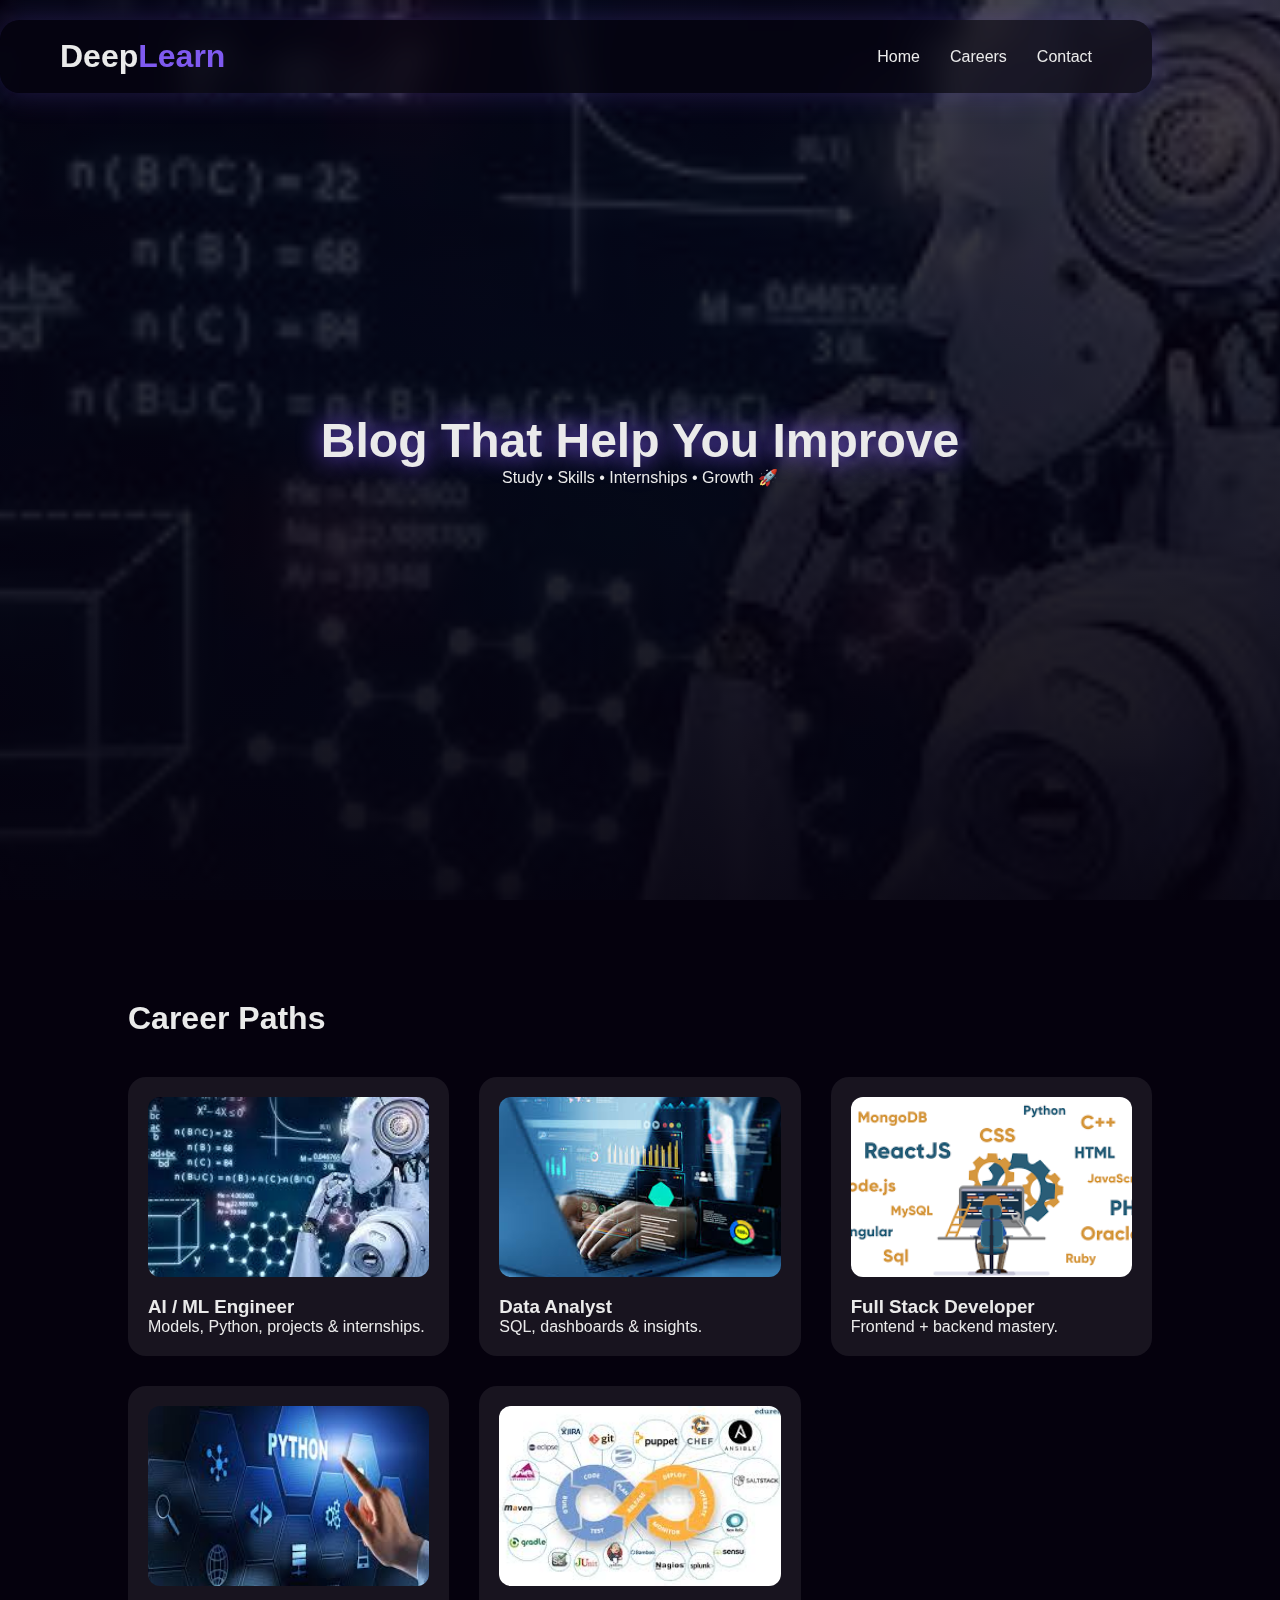
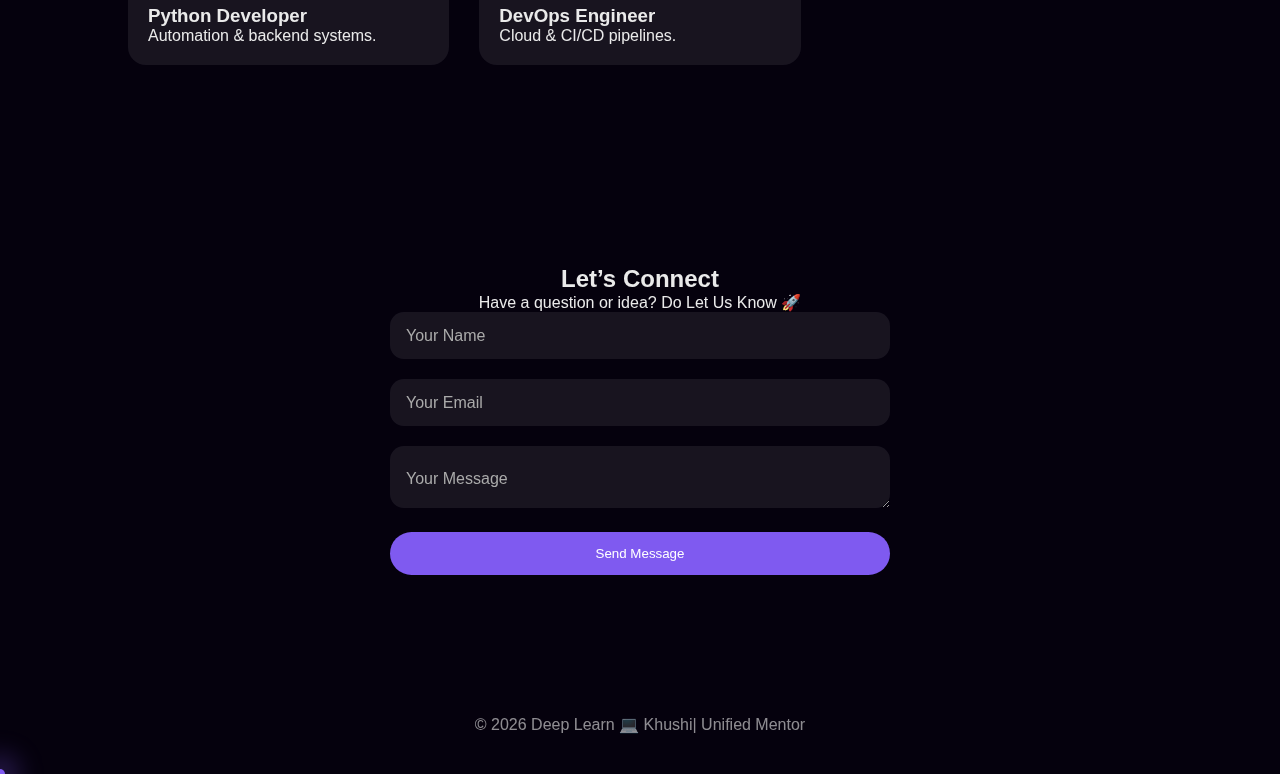
<file: blog /index.html>
<!DOCTYPE html>
<html lang="en">
  <head>
    <meta charset="UTF-8" />
    <title>Deep Learn | Blog</title>
    <meta name="viewport" content="width=device-width, initial-scale=1.0" />
    <link rel="stylesheet" href="style.css" />
  </head>
  <body>
    <nav class="navbar">
      <h1 class="logo">Deep<span>Learn</span></h1>
      <ul class="nav-links">
        <li><a href="#home">Home</a></li>
        <li><a href="#careers">Careers</a></li>
        <li><a href="#contact">Contact</a></li>
      </ul>
    </nav>

    <section class="hero-bg" id="home">
      <div class="hero-overlay"></div>
      <h2 class="glow-text">Blog That Help You Improve</h2>
      <p>Study • Skills • Internships • Growth 🚀</p>
    </section>

    <section class="section" id="careers">
      <h2 class="section-title">Career Paths</h2>

      <div class="blog-grid">
        <div class="blog-card" onclick="openBlog('ai')">
          <img src="images/AIml.jpg" />
          <h3>AI / ML Engineer</h3>
          <p>Models, Python, projects & internships.</p>
        </div>

        <div class="blog-card" onclick="openBlog('data')">
          <img src="images/Data.jpg" />
          <h3>Data Analyst</h3>
          <p>SQL, dashboards & insights.</p>
        </div>

        <div class="blog-card" onclick="openBlog('fullstack')">
          <img src="images/Full Stack.png" />
          <h3>Full Stack Developer</h3>
          <p>Frontend + backend mastery.</p>
        </div>

        <div class="blog-card" onclick="openBlog('python')">
          <img src="images/python.jpg" />
          <h3>Python Developer</h3>
          <p>Automation & backend systems.</p>
        </div>

        <div class="blog-card" onclick="openBlog('devops')">
          <img src="images/Devops.jpg" />
          <h3>DevOps Engineer</h3>
          <p>Cloud & CI/CD pipelines.</p>
        </div>
      </div>
    </section>

    <!-- CONTACT -->
    <section class="contact" id="contact">
      <h2>Let’s Connect</h2>
      <p>Have a question or idea? Do Let Us Know 🚀</p>

      <form class="contact-form">
        <div class="field">
          <input type="text" required />
          <label>Your Name</label>
        </div>

        <div class="field">
          <input type="email" required />
          <label>Your Email</label>
        </div>

        <div class="field">
          <textarea required></textarea>
          <label>Your Message</label>
        </div>

        <button type="submit">
          <span>Send Message</span>
          <div class="plane">✈️</div>
        </button>
      </form>
    </section>

    <footer>
      <p>© 2026 Deep Learn 💻 Khushi| Unified Mentor</p>
    </footer>
    <!-- Custom Cursor -->
    <div class="cursor"></div>
    <div class="cursor-blur"></div>

    <!-- Particles Canvas -->
    <canvas id="particles"></canvas>

    <script src="script.js"></script>
  </body>
</html>
</file>
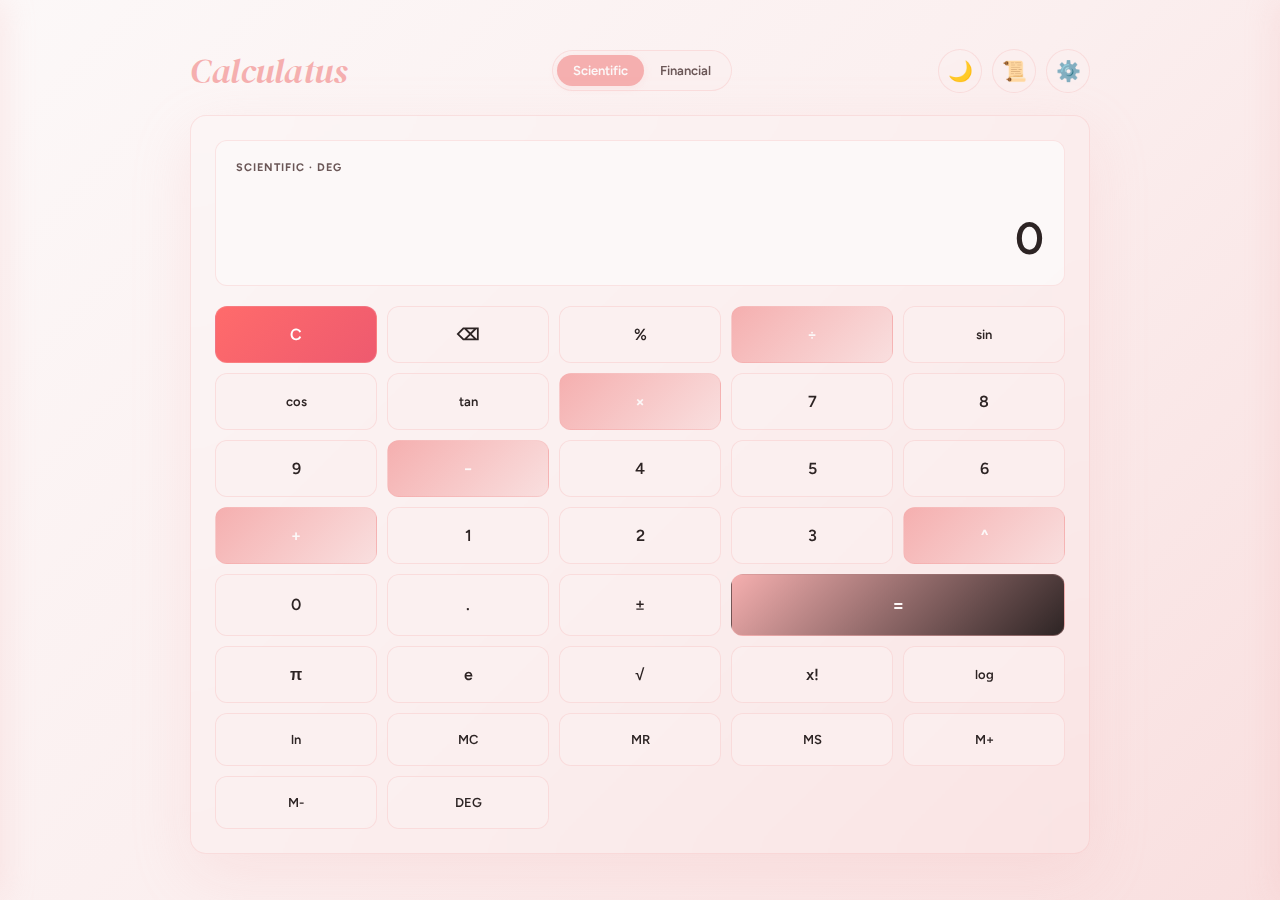
<file: calculator/index.html>
<!DOCTYPE html>
<html lang="en">
<head>
    <meta charset="UTF-8">
    <meta name="viewport" content="width=device-width, initial-scale=1.0">
    <title>Advanced Calculator - Scientific & Financial</title>
    <link rel="preconnect" href="https://fonts.googleapis.com">
    <link rel="preconnect" href="https://fonts.gstatic.com" crossorigin>
    <link href="https://fonts.googleapis.com/css2?family=DM+Serif+Display:ital@0;1&family=Figtree:ital,wght@0,300..900;1,300..900&display=swap" rel="stylesheet">
    <style>
        * {
            margin: 0;
            padding: 0;
            box-sizing: border-box;
        }

        :root {
            /* Light theme - Soft Pink Palette */
            --bg-primary: #fcf8f8;
            --bg-secondary: #fbefef;
            --bg-tertiary: #f9dfdf;
            --accent: #f5afaf;
            --text-primary: #2d2424;
            --text-secondary: #6b5757;
            --display-bg: rgba(252, 248, 248, 0.9);
            --button-bg: rgba(251, 239, 239, 0.7);
            --button-hover: rgba(249, 223, 223, 0.9);
            --button-active: rgba(245, 175, 175, 1);
            --shadow: rgba(245, 175, 175, 0.2);
            --border: rgba(245, 175, 175, 0.3);
            
            /* Shared */
            --font-display: 'DM Serif Display', serif;
            --font-body: 'Figtree', sans-serif;
            --radius: 16px;
            --transition: all 0.2s cubic-bezier(0.4, 0, 0.2, 1);
        }

        [data-theme="dark"] {
            /* Dark theme - Earthy Green Palette */
            --bg-primary: #1b211a;
            --bg-secondary: #628141;
            --bg-tertiary: #8bae66;
            --accent: #ebd5ab;
            --text-primary: #ebd5ab;
            --text-secondary: #8bae66;
            --display-bg: rgba(27, 33, 26, 0.95);
            --button-bg: rgba(98, 129, 65, 0.4);
            --button-hover: rgba(139, 174, 102, 0.6);
            --button-active: rgba(235, 213, 171, 0.3);
            --shadow: rgba(0, 0, 0, 0.4);
            --border: rgba(139, 174, 102, 0.3);
        }

        body {
            font-family: var(--font-body);
            background: linear-gradient(135deg, var(--bg-primary) 0%, var(--bg-secondary) 50%, var(--bg-tertiary) 100%);
            min-height: 100vh;
            display: flex;
            align-items: center;
            justify-content: center;
            padding: 20px;
            color: var(--text-primary);
            transition: var(--transition);
        }

        .container {
            max-width: 900px;
            width: 100%;
            display: grid;
            grid-template-columns: 1fr;
            gap: 20px;
            animation: fadeIn 0.6s ease-out;
        }

        @keyframes fadeIn {
            from { opacity: 0; transform: translateY(20px); }
            to { opacity: 1; transform: translateY(0); }
        }

        .header {
            display: flex;
            justify-content: space-between;
            align-items: center;
            flex-wrap: wrap;
            gap: 15px;
            animation: slideDown 0.5s ease-out;
        }

        @keyframes slideDown {
            from { opacity: 0; transform: translateY(-20px); }
            to { opacity: 1; transform: translateY(0); }
        }

        .logo {
            font-family: var(--font-display);
            font-size: clamp(1.5rem, 4vw, 2.2rem);
            font-style: italic;
            color: var(--accent);
            letter-spacing: -0.5px;
        }

        .controls {
            display: flex;
            gap: 10px;
            align-items: center;
        }

        .icon-btn {
            width: 44px;
            height: 44px;
            border: none;
            background: var(--button-bg);
            backdrop-filter: blur(10px);
            border-radius: 50%;
            cursor: pointer;
            transition: var(--transition);
            display: flex;
            align-items: center;
            justify-content: center;
            font-size: 20px;
            color: var(--text-primary);
            border: 1px solid var(--border);
        }

        .icon-btn:hover {
            background: var(--button-hover);
            transform: scale(1.05);
        }

        .icon-btn:active {
            transform: scale(0.95);
        }

        .mode-toggle {
            display: flex;
            background: var(--button-bg);
            backdrop-filter: blur(10px);
            border-radius: 25px;
            padding: 4px;
            border: 1px solid var(--border);
        }

        .mode-btn {
            padding: 8px 16px;
            border: none;
            background: transparent;
            color: var(--text-secondary);
            font-family: var(--font-body);
            font-weight: 600;
            font-size: 13px;
            border-radius: 20px;
            cursor: pointer;
            transition: var(--transition);
            white-space: nowrap;
        }

        .mode-btn.active {
            background: var(--accent);
            color: var(--bg-primary);
            box-shadow: 0 2px 8px var(--shadow);
        }

        .calculator {
            background: rgba(255, 255, 255, 0.05);
            backdrop-filter: blur(20px);
            border-radius: var(--radius);
            padding: 25px;
            box-shadow: 0 20px 60px var(--shadow), 
                        0 0 0 1px var(--border) inset;
            animation: scaleIn 0.5s cubic-bezier(0.34, 1.56, 0.64, 1) 0.2s backwards;
        }

        @keyframes scaleIn {
            from { opacity: 0; transform: scale(0.9); }
            to { opacity: 1; transform: scale(1); }
        }

        .display-container {
            background: var(--display-bg);
            border-radius: 12px;
            padding: 20px;
            margin-bottom: 20px;
            border: 1px solid var(--border);
            min-height: 120px;
            display: flex;
            flex-direction: column;
            justify-content: space-between;
        }

        .mode-indicator {
            font-size: 11px;
            font-weight: 700;
            color: var(--text-secondary);
            text-transform: uppercase;
            letter-spacing: 1px;
            margin-bottom: 8px;
        }

        .expression {
            font-size: 16px;
            color: var(--text-secondary);
            min-height: 24px;
            word-wrap: break-word;
            font-family: 'Courier New', monospace;
            margin-bottom: 5px;
        }

        .result {
            font-size: clamp(2rem, 5vw, 2.8rem);
            font-weight: 600;
            color: var(--text-primary);
            word-wrap: break-word;
            text-align: right;
            font-family: var(--font-body);
            min-height: 45px;
        }

        .button-grid {
            display: grid;
            grid-template-columns: repeat(5, 1fr);
            gap: 10px;
            margin-top: 15px;
        }

        .btn {
            padding: 18px 12px;
            border: none;
            background: var(--button-bg);
            backdrop-filter: blur(10px);
            border-radius: 12px;
            font-family: var(--font-body);
            font-size: 16px;
            font-weight: 600;
            color: var(--text-primary);
            cursor: pointer;
            transition: var(--transition);
            border: 1px solid var(--border);
            position: relative;
            overflow: hidden;
        }

        .btn::before {
            content: '';
            position: absolute;
            top: 50%;
            left: 50%;
            width: 0;
            height: 0;
            border-radius: 50%;
            background: var(--button-active);
            transform: translate(-50%, -50%);
            transition: width 0.3s, height 0.3s;
        }

        .btn:hover {
            background: var(--button-hover);
            transform: translateY(-2px);
            box-shadow: 0 4px 12px var(--shadow);
        }

        .btn:active::before {
            width: 300px;
            height: 300px;
        }

        .btn:active {
            transform: translateY(0);
        }

        .btn.operator {
            background: linear-gradient(135deg, var(--accent) 0%, var(--bg-tertiary) 100%);
            color: var(--bg-primary);
            font-weight: 700;
        }

        .btn.equals {
            grid-column: span 2;
            background: linear-gradient(135deg, var(--accent) 0%, var(--text-primary) 100%);
            color: var(--bg-primary);
            font-weight: 700;
            font-size: 20px;
        }

        .btn.clear {
            background: linear-gradient(135deg, #ff6b6b 0%, #ee5a6f 100%);
            color: white;
        }

        .btn.function {
            font-size: 13px;
            background: var(--button-bg);
        }

        .history-panel {
            position: fixed;
            right: -350px;
            top: 0;
            height: 100vh;
            width: 350px;
            background: var(--display-bg);
            backdrop-filter: blur(20px);
            box-shadow: -5px 0 30px var(--shadow);
            transition: right 0.3s cubic-bezier(0.4, 0, 0.2, 1);
            z-index: 1000;
            padding: 25px;
            overflow-y: auto;
            border-left: 1px solid var(--border);
        }

        .history-panel.open {
            right: 0;
        }

        .history-header {
            display: flex;
            justify-content: space-between;
            align-items: center;
            margin-bottom: 20px;
        }

        .history-title {
            font-family: var(--font-display);
            font-size: 1.5rem;
            color: var(--accent);
        }

        .history-item {
            background: var(--button-bg);
            padding: 12px;
            border-radius: 8px;
            margin-bottom: 10px;
            border: 1px solid var(--border);
            animation: slideIn 0.3s ease-out;
        }

        @keyframes slideIn {
            from { opacity: 0; transform: translateX(20px); }
            to { opacity: 1; transform: translateX(0); }
        }

        .history-expression {
            font-size: 13px;
            color: var(--text-secondary);
            margin-bottom: 4px;
        }

        .history-result {
            font-size: 18px;
            font-weight: 700;
            color: var(--text-primary);
        }

        .settings-panel {
            position: fixed;
            left: -350px;
            top: 0;
            height: 100vh;
            width: 350px;
            background: var(--display-bg);
            backdrop-filter: blur(20px);
            box-shadow: 5px 0 30px var(--shadow);
            transition: left 0.3s cubic-bezier(0.4, 0, 0.2, 1);
            z-index: 1000;
            padding: 25px;
            overflow-y: auto;
            border-right: 1px solid var(--border);
        }

        .settings-panel.open {
            left: 0;
        }

        .settings-group {
            margin-bottom: 25px;
        }

        .settings-label {
            font-weight: 600;
            margin-bottom: 10px;
            display: block;
            color: var(--text-primary);
        }

        .settings-option {
            display: flex;
            align-items: center;
            justify-content: space-between;
            padding: 12px;
            background: var(--button-bg);
            border-radius: 8px;
            margin-bottom: 8px;
            cursor: pointer;
            transition: var(--transition);
            border: 1px solid var(--border);
        }

        .settings-option:hover {
            background: var(--button-hover);
        }

        .toggle-switch {
            width: 50px;
            height: 26px;
            background: var(--text-secondary);
            border-radius: 13px;
            position: relative;
            cursor: pointer;
            transition: var(--transition);
        }

        .toggle-switch.active {
            background: var(--accent);
        }

        .toggle-switch::after {
            content: '';
            position: absolute;
            width: 22px;
            height: 22px;
            background: white;
            border-radius: 50%;
            top: 2px;
            left: 2px;
            transition: var(--transition);
        }

        .toggle-switch.active::after {
            left: 26px;
        }

        .financial-inputs {
            display: none;
            grid-template-columns: 1fr 1fr;
            gap: 10px;
            margin-bottom: 15px;
        }

        .financial-inputs.active {
            display: grid;
        }

        .input-field {
            padding: 12px;
            background: var(--button-bg);
            border: 1px solid var(--border);
            border-radius: 8px;
            color: var(--text-primary);
            font-family: var(--font-body);
            font-size: 14px;
            width: 100%;
        }

        .input-field::placeholder {
            color: var(--text-secondary);
        }

        .overlay {
            display: none;
            position: fixed;
            top: 0;
            left: 0;
            width: 100%;
            height: 100%;
            background: rgba(0, 0, 0, 0.5);
            z-index: 999;
        }

        .overlay.active {
            display: block;
        }

        /* Responsive */
        @media (max-width: 768px) {
            .button-grid {
                grid-template-columns: repeat(4, 1fr);
            }
            
            .history-panel, .settings-panel {
                width: 100%;
                max-width: 350px;
            }

            .mode-toggle {
                width: 100%;
                justify-content: space-between;
            }

            .logo {
                font-size: 1.5rem;
            }
        }

        @media (max-width: 480px) {
            .calculator {
                padding: 15px;
            }

            .btn {
                padding: 14px 8px;
                font-size: 14px;
            }

            .result {
                font-size: 2rem;
            }
        }

        /* Accessibility */
        .btn:focus, .icon-btn:focus, .mode-btn:focus {
            outline: 2px solid var(--accent);
            outline-offset: 2px;
        }

        /* Animations */
        @keyframes pulse {
            0%, 100% { opacity: 1; }
            50% { opacity: 0.5; }
        }

        .calculating {
            animation: pulse 1s ease-in-out infinite;
        }
    </style>
</head>
<body>
    <div class="overlay" id="overlay"></div>
    
    <!-- Header -->
    <div class="container">
        <div class="header">
            <div class="logo">Calculatus</div>
            
            <div class="mode-toggle">
                <button class="mode-btn active" data-mode="scientific">Scientific</button>
                <button class="mode-btn" data-mode="financial">Financial</button>
            </div>

            <div class="controls">
                <button class="icon-btn" id="themeToggle" title="Toggle Theme" aria-label="Toggle theme">🌙</button>
                <button class="icon-btn" id="historyToggle" title="History" aria-label="Open history">📜</button>
                <button class="icon-btn" id="settingsToggle" title="Settings" aria-label="Open settings">⚙️</button>
            </div>
        </div>

        <!-- Calculator -->
        <div class="calculator">
            <div class="display-container">
                <div class="mode-indicator" id="modeIndicator">SCIENTIFIC · DEG</div>
                <div class="expression" id="expression"></div>
                <div class="result" id="result">0</div>
            </div>

            <!-- Financial Inputs -->
            <div class="financial-inputs" id="financialInputs">
                <input type="number" class="input-field" id="principal" placeholder="Principal ($)">
                <input type="number" class="input-field" id="rate" placeholder="Rate (%)">
                <input type="number" class="input-field" id="time" placeholder="Time (years)">
                <input type="number" class="input-field" id="payment" placeholder="Payment ($)">
            </div>

            <!-- Button Grid -->
            <div class="button-grid" id="buttonGrid">
                <!-- Buttons will be dynamically generated -->
            </div>
        </div>
    </div>

    <!-- History Panel -->
    <div class="history-panel" id="historyPanel">
        <div class="history-header">
            <h2 class="history-title">History</h2>
            <button class="icon-btn" id="clearHistory" title="Clear history">🗑️</button>
        </div>
        <div id="historyList"></div>
    </div>

    <!-- Settings Panel -->
    <div class="settings-panel" id="settingsPanel">
        <div class="history-header">
            <h2 class="history-title">Settings</h2>
            <button class="icon-btn" id="closeSettings">✕</button>
        </div>
        
        <div class="settings-group">
            <label class="settings-label">Decimal Places</label>
            <div class="settings-option" data-decimals="2">
                <span>2 decimals</span>
                <span>📊</span>
            </div>
            <div class="settings-option" data-decimals="4">
                <span>4 decimals</span>
                <span>📊</span>
            </div>
            <div class="settings-option" data-decimals="6">
                <span>6 decimals</span>
                <span>📊</span>
            </div>
            <div class="settings-option" data-decimals="8">
                <span>8 decimals</span>
                <span>📊</span>
            </div>
        </div>

        <div class="settings-group">
            <label class="settings-label">Sound Effects</label>
            <div class="settings-option" id="soundToggle">
                <span>Button Click Sounds</span>
                <div class="toggle-switch active" id="soundSwitch"></div>
            </div>
        </div>

        <div class="settings-group">
            <label class="settings-label">Actions</label>
            <div class="settings-option" id="exportHistory">
                <span>Export History as CSV</span>
                <span>💾</span>
            </div>
            <div class="settings-option" id="copyResult">
                <span>Copy Result</span>
                <span>📋</span>
            </div>
        </div>
    </div>

    <script>
        // Calculator State
        const state = {
            mode: 'scientific',
            angleMode: 'DEG',
            expression: '',
            result: '0',
            memory: 0,
            history: [],
            soundEnabled: true,
            decimals: 4,
            theme: 'light'
        };

        // Load saved settings
        function loadSettings() {
            const saved = localStorage.getItem('calcSettings');
            if (saved) {
                const settings = JSON.parse(saved);
                state.soundEnabled = settings.soundEnabled ?? true;
                state.decimals = settings.decimals ?? 4;
                state.theme = settings.theme ?? 'light';
                state.history = settings.history ?? [];
                
                if (state.theme === 'dark') {
                    document.documentElement.setAttribute('data-theme', 'dark');
                    document.getElementById('themeToggle').textContent = '☀️';
                }
                
                if (!state.soundEnabled) {
                    document.getElementById('soundSwitch').classList.remove('active');
                }
            }
        }

        // Save settings
        function saveSettings() {
            localStorage.setItem('calcSettings', JSON.stringify({
                soundEnabled: state.soundEnabled,
                decimals: state.decimals,
                theme: state.theme,
                history: state.history.slice(0, 10)
            }));
        }

        // Sound effects
        function playSound() {
            if (!state.soundEnabled) return;
            const audioContext = new (window.AudioContext || window.webkitAudioContext)();
            const oscillator = audioContext.createOscillator();
            const gainNode = audioContext.createGain();
            
            oscillator.connect(gainNode);
            gainNode.connect(audioContext.destination);
            
            oscillator.frequency.value = 800;
            oscillator.type = 'sine';
            
            gainNode.gain.setValueAtTime(0.1, audioContext.currentTime);
            gainNode.gain.exponentialRampToValueAtTime(0.01, audioContext.currentTime + 0.1);
            
            oscillator.start(audioContext.currentTime);
            oscillator.stop(audioContext.currentTime + 0.1);
        }

        // Scientific Calculator Layouts
        const layouts = {
            scientific: [
                ['C', '⌫', '%', '÷'],
                ['sin', 'cos', 'tan', '×'],
                ['7', '8', '9', '−'],
                ['4', '5', '6', '+'],
                ['1', '2', '3', '^'],
                ['0', '.', '±', '='],
                ['π', 'e', '√', 'x!'],
                ['log', 'ln', 'MC', 'MR'],
                ['MS', 'M+', 'M-', 'DEG']
            ],
            financial: [
                ['C', '⌫', 'FV', 'PV'],
                ['PMT', 'N', 'I/Y', 'CI'],
                ['7', '8', '9', '÷'],
                ['4', '5', '6', '×'],
                ['1', '2', '3', '−'],
                ['0', '.', '±', '+'],
                ['Loan', 'ROI', 'Tip', '=']
            ]
        };

        // Render buttons
        function renderButtons() {
            const grid = document.getElementById('buttonGrid');
            grid.innerHTML = '';
            
            const layout = layouts[state.mode];
            layout.forEach(row => {
                row.forEach(btn => {
                    const button = document.createElement('button');
                    button.className = 'btn';
                    button.textContent = btn;
                    button.dataset.value = btn;
                    
                    // Style specific buttons
                    if (['÷', '×', '−', '+', '^'].includes(btn)) {
                        button.classList.add('operator');
                    } else if (btn === '=') {
                        button.classList.add('equals');
                    } else if (btn === 'C') {
                        button.classList.add('clear');
                    } else if (btn.length > 2 || ['sin', 'cos', 'tan', 'log', 'ln', 'MC', 'MR', 'MS', 'M+', 'M-'].includes(btn)) {
                        button.classList.add('function');
                    }
                    
                    button.addEventListener('click', () => handleButtonClick(btn));
                    grid.appendChild(button);
                });
            });
        }

        // Handle button clicks
        function handleButtonClick(btn) {
            playSound();
            
            switch(btn) {
                case 'C':
                    state.expression = '';
                    state.result = '0';
                    break;
                case '⌫':
                    state.expression = state.expression.slice(0, -1);
                    if (!state.expression) state.result = '0';
                    break;
                case '=':
                    calculate();
                    break;
                case 'DEG':
                    state.angleMode = state.angleMode === 'DEG' ? 'RAD' : 'DEG';
                    updateDisplay();
                    return;
                case 'MC':
                    state.memory = 0;
                    break;
                case 'MR':
                    state.expression += state.memory;
                    break;
                case 'MS':
                    state.memory = parseFloat(state.result);
                    break;
                case 'M+':
                    state.memory += parseFloat(state.result);
                    break;
                case 'M-':
                    state.memory -= parseFloat(state.result);
                    break;
                case '±':
                    if (state.result !== '0') {
                        state.result = String(parseFloat(state.result) * -1);
                    }
                    break;
                case 'π':
                    state.expression += Math.PI;
                    break;
                case 'e':
                    state.expression += Math.E;
                    break;
                case '√':
                    state.expression += 'sqrt(';
                    break;
                case 'sin':
                case 'cos':
                case 'tan':
                case 'log':
                case 'ln':
                    state.expression += btn + '(';
                    break;
                case 'x!':
                    state.expression += '!';
                    break;
                case 'FV':
                    calculateFutureValue();
                    return;
                case 'PV':
                    calculatePresentValue();
                    return;
                case 'CI':
                    calculateCompoundInterest();
                    return;
                case 'Loan':
                    calculateLoan();
                    return;
                case 'ROI':
                    calculateROI();
                    return;
                case 'Tip':
                    calculateTip();
                    return;
                default:
                    state.expression += btn;
            }
            
            updateDisplay();
        }

        // Calculate expression
        function calculate() {
            try {
                let expr = state.expression
                    .replace(/×/g, '*')
                    .replace(/÷/g, '/')
                    .replace(/−/g, '-')
                    .replace(/\^/g, '**')
                    .replace(/sqrt\(/g, 'Math.sqrt(')
                    .replace(/sin\(/g, state.angleMode === 'DEG' ? 'Math.sin(toRad(' : 'Math.sin(')
                    .replace(/cos\(/g, state.angleMode === 'DEG' ? 'Math.cos(toRad(' : 'Math.cos(')
                    .replace(/tan\(/g, state.angleMode === 'DEG' ? 'Math.tan(toRad(' : 'Math.tan(')
                    .replace(/log\(/g, 'Math.log10(')
                    .replace(/ln\(/g, 'Math.log(');

                // Handle factorial
                expr = expr.replace(/(\d+)!/g, (match, num) => factorial(parseInt(num)));

                // Evaluate
                const toRad = (deg) => deg * (Math.PI / 180);
                const result = eval(expr);
                
                if (isNaN(result) || !isFinite(result)) {
                    state.result = 'Math Error';
                } else {
                    state.result = parseFloat(result.toFixed(state.decimals)).toString();
                    addToHistory(state.expression, state.result);
                }
                
                state.expression = '';
            } catch (error) {
                state.result = 'Syntax Error';
            }
            
            updateDisplay();
        }

        // Factorial
        function factorial(n) {
            if (n < 0) return NaN;
            if (n === 0 || n === 1) return 1;
            let result = 1;
            for (let i = 2; i <= n; i++) {
                result *= i;
            }
            return result;
        }

        // Financial calculations
        function calculateCompoundInterest() {
            const P = parseFloat(document.getElementById('principal').value) || 0;
            const r = parseFloat(document.getElementById('rate').value) / 100 || 0;
            const t = parseFloat(document.getElementById('time').value) || 0;
            const A = P * Math.pow((1 + r), t);
            state.result = A.toFixed(state.decimals);
            addToHistory(`CI: P=${P}, r=${r*100}%, t=${t}y`, state.result);
            updateDisplay();
        }

        function calculateFutureValue() {
            const P = parseFloat(document.getElementById('principal').value) || 0;
            const r = parseFloat(document.getElementById('rate').value) / 100 || 0;
            const t = parseFloat(document.getElementById('time').value) || 0;
            const pmt = parseFloat(document.getElementById('payment').value) || 0;
            const FV = P * Math.pow((1 + r), t) + pmt * ((Math.pow((1 + r), t) - 1) / r);
            state.result = FV.toFixed(state.decimals);
            addToHistory(`FV: P=${P}, PMT=${pmt}, r=${r*100}%, t=${t}y`, state.result);
            updateDisplay();
        }

        function calculatePresentValue() {
            const FV = parseFloat(document.getElementById('principal').value) || 0;
            const r = parseFloat(document.getElementById('rate').value) / 100 || 0;
            const t = parseFloat(document.getElementById('time').value) || 0;
            const PV = FV / Math.pow((1 + r), t);
            state.result = PV.toFixed(state.decimals);
            addToHistory(`PV: FV=${FV}, r=${r*100}%, t=${t}y`, state.result);
            updateDisplay();
        }

        function calculateLoan() {
            const P = parseFloat(document.getElementById('principal').value) || 0;
            const r = parseFloat(document.getElementById('rate').value) / 100 / 12 || 0;
            const n = parseFloat(document.getElementById('time').value) * 12 || 0;
            const M = P * (r * Math.pow((1 + r), n)) / (Math.pow((1 + r), n) - 1);
            state.result = M.toFixed(state.decimals);
            addToHistory(`Loan: P=${P}, r=${(r*12*100).toFixed(2)}%, ${n}mo`, state.result);
            updateDisplay();
        }

        function calculateROI() {
            const initial = parseFloat(document.getElementById('principal').value) || 0;
            const final = parseFloat(document.getElementById('payment').value) || 0;
            const roi = ((final - initial) / initial) * 100;
            state.result = roi.toFixed(state.decimals);
            addToHistory(`ROI: Initial=${initial}, Final=${final}`, state.result + '%');
            updateDisplay();
        }

        function calculateTip() {
            const bill = parseFloat(document.getElementById('principal').value) || 0;
            const tipPercent = parseFloat(document.getElementById('rate').value) || 15;
            const people = parseFloat(document.getElementById('time').value) || 1;
            const tip = bill * (tipPercent / 100);
            const total = (bill + tip) / people;
            state.result = total.toFixed(state.decimals);
            addToHistory(`Tip: Bill=${bill}, ${tipPercent}%, ${people} people`, state.result);
            updateDisplay();
        }

        // Update display
        function updateDisplay() {
            document.getElementById('expression').textContent = state.expression || '';
            document.getElementById('result').textContent = state.result;
            document.getElementById('modeIndicator').textContent = 
                state.mode.toUpperCase() + (state.mode === 'scientific' ? ' · ' + state.angleMode : '');
        }

        // History management
        function addToHistory(expression, result) {
            state.history.unshift({ expression, result, timestamp: Date.now() });
            state.history = state.history.slice(0, 10);
            renderHistory();
            saveSettings();
        }

        function renderHistory() {
            const list = document.getElementById('historyList');
            list.innerHTML = '';
            
            state.history.forEach(item => {
                const div = document.createElement('div');
                div.className = 'history-item';
                div.innerHTML = `
                    <div class="history-expression">${item.expression}</div>
                    <div class="history-result">= ${item.result}</div>
                `;
                div.addEventListener('click', () => {
                    state.result = item.result;
                    updateDisplay();
                    playSound();
                });
                list.appendChild(div);
            });
        }

        // Mode switching
        function switchMode(mode) {
            state.mode = mode;
            state.expression = '';
            state.result = '0';
            
            document.querySelectorAll('.mode-btn').forEach(btn => {
                btn.classList.toggle('active', btn.dataset.mode === mode);
            });
            
            document.getElementById('financialInputs').classList.toggle('active', mode === 'financial');
            
            renderButtons();
            updateDisplay();
            playSound();
        }

        // Event listeners
        document.querySelectorAll('.mode-btn').forEach(btn => {
            btn.addEventListener('click', () => switchMode(btn.dataset.mode));
        });

        document.getElementById('themeToggle').addEventListener('click', () => {
            const html = document.documentElement;
            const isDark = html.getAttribute('data-theme') === 'dark';
            html.setAttribute('data-theme', isDark ? 'light' : 'dark');
            document.getElementById('themeToggle').textContent = isDark ? '🌙' : '☀️';
            state.theme = isDark ? 'light' : 'dark';
            saveSettings();
            playSound();
        });

        document.getElementById('historyToggle').addEventListener('click', () => {
            document.getElementById('historyPanel').classList.toggle('open');
            document.getElementById('overlay').classList.toggle('active');
            playSound();
        });

        document.getElementById('settingsToggle').addEventListener('click', () => {
            document.getElementById('settingsPanel').classList.toggle('open');
            document.getElementById('overlay').classList.toggle('active');
            playSound();
        });

        document.getElementById('closeSettings').addEventListener('click', () => {
            document.getElementById('settingsPanel').classList.remove('open');
            document.getElementById('overlay').classList.remove('active');
            playSound();
        });

        document.getElementById('overlay').addEventListener('click', () => {
            document.getElementById('historyPanel').classList.remove('open');
            document.getElementById('settingsPanel').classList.remove('open');
            document.getElementById('overlay').classList.remove('active');
        });

        document.getElementById('clearHistory').addEventListener('click', () => {
            state.history = [];
            renderHistory();
            saveSettings();
            playSound();
        });

        document.getElementById('soundToggle').addEventListener('click', () => {
            state.soundEnabled = !state.soundEnabled;
            document.getElementById('soundSwitch').classList.toggle('active');
            saveSettings();
            playSound();
        });

        document.querySelectorAll('[data-decimals]').forEach(option => {
            option.addEventListener('click', () => {
                state.decimals = parseInt(option.dataset.decimals);
                saveSettings();
                playSound();
            });
        });

        document.getElementById('exportHistory').addEventListener('click', () => {
            const csv = 'Expression,Result,Timestamp\n' + 
                state.history.map(h => `"${h.expression}","${h.result}","${new Date(h.timestamp).toLocaleString()}"`).join('\n');
            const blob = new Blob([csv], { type: 'text/csv' });
            const url = URL.createObjectURL(blob);
            const a = document.createElement('a');
            a.href = url;
            a.download = 'calculator-history.csv';
            a.click();
            playSound();
        });

        document.getElementById('copyResult').addEventListener('click', () => {
            navigator.clipboard.writeText(state.result);
            alert('Result copied to clipboard!');
            playSound();
        });

        // Keyboard support
        document.addEventListener('keydown', (e) => {
            const key = e.key;
            const keyMap = {
                '0': '0', '1': '1', '2': '2', '3': '3', '4': '4',
                '5': '5', '6': '6', '7': '7', '8': '8', '9': '9',
                '+': '+', '-': '−', '*': '×', '/': '÷',
                'Enter': '=', 'Escape': 'C', 'Backspace': '⌫',
                '.': '.', '%': '%', '^': '^',
                's': 'sin', 'c': 'cos', 't': 'tan',
                'l': 'log', 'p': 'π', 'e': 'e'
            };
            
            if (keyMap[key]) {
                e.preventDefault();
                handleButtonClick(keyMap[key]);
            }
        });

        // Initialize
        loadSettings();
        renderButtons();
        renderHistory();
        updateDisplay();
    </script>
</body>
</html>
</file>
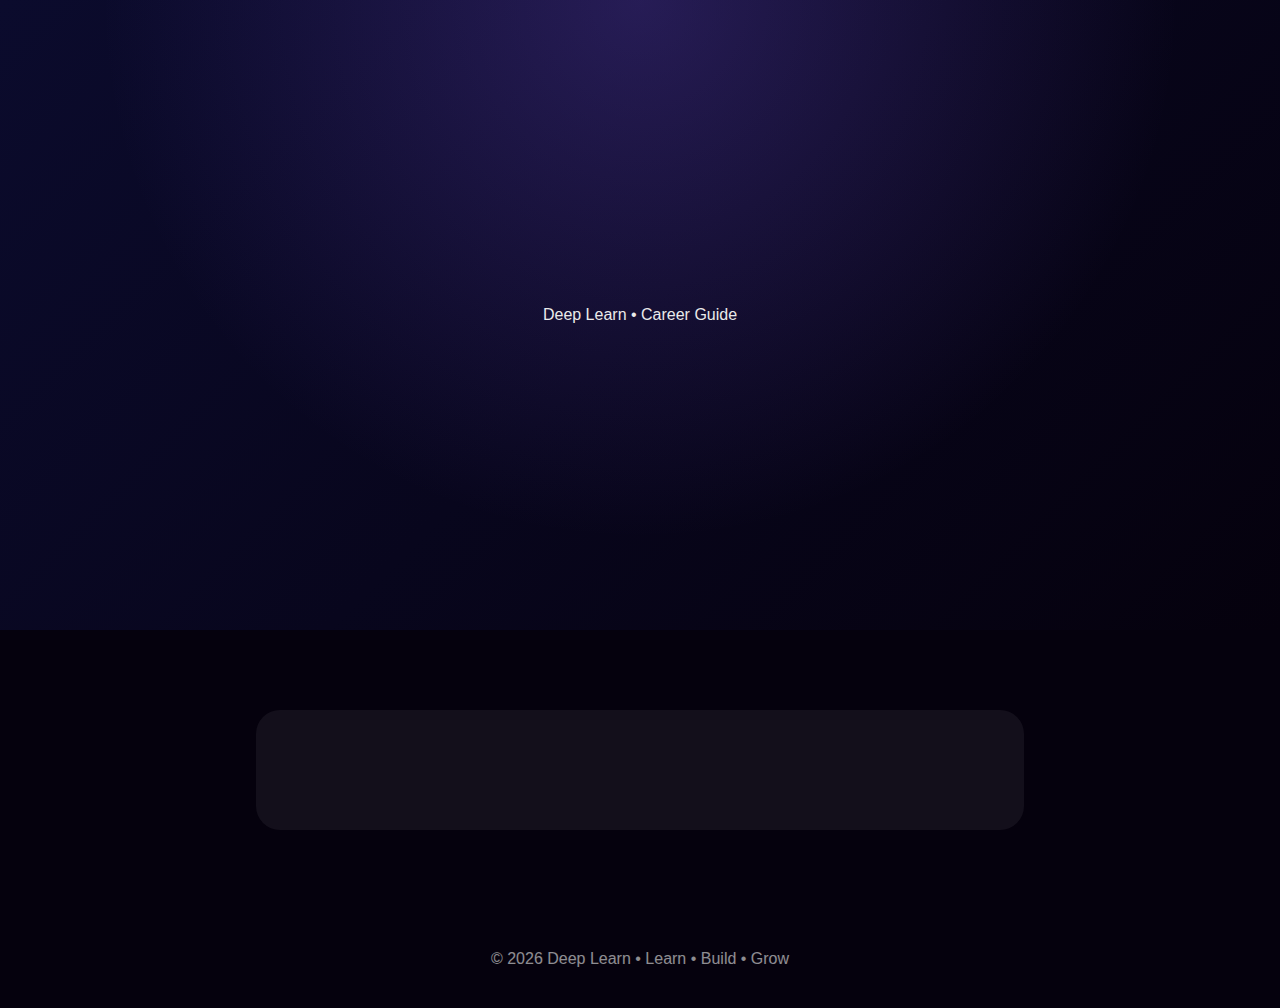
<file: blog /blog.html>
<!DOCTYPE html>
<html lang="en">
  <head>
    <meta charset="UTF-8" />
    <title>Blog | Deep Learn</title>
    <meta name="viewport" content="width=device-width, initial-scale=1.0" />
    <link rel="stylesheet" href="style.css" />
  </head>
  <body>
    <div class="progress"></div>

    <section class="blog-hero">
      <div class="overlay"></div>
      <h1 id="title"></h1>
      <div class="meta">Deep Learn • Career Guide</div>
    </section>

    <section class="blog-container">
      <article id="content"></article>
    </section>

    <footer>
      <p>© 2026 Deep Learn • Learn • Build • Grow</p>
    </footer>

    <script src="blog.js"></script>
  </body>
</html>
</file>
<file: blog /style.css>
:root {
  --bg: #05010d;
  --accent: #7f5af0;
  --text: #eaeaea;
}

* {
  margin: 0;
  padding: 0;
  box-sizing: border-box;
  font-family: Poppins, sans-serif;
}
body {
  background: var(--bg);
  color: var(--text);
}

/* NAV */
.navbar {
  position: fixed;
  top: 0;
  width: 100%;
  padding: 18px 60px;
  display: flex;
  justify-content: space-between;
  align-items: center;
  background: rgba(5, 1, 13, 0.5);
  backdrop-filter: blur(14px);
  z-index: 1000;
}
.logo span {
  color: var(--accent);
}
.nav-links {
  list-style: none;
  display: flex;
  gap: 30px;
}
.nav-links a {
  color: var(--text);
  text-decoration: none;
  position: relative;
}
.nav-links a::after {
  content: "";
  position: absolute;
  left: 0;
  bottom: -6px;
  width: 0;
  height: 2px;
  background: var(--accent);
  transition: 0.3s;
}
.nav-links a:hover::after {
  width: 100%;
}

/* HERO */
.hero-bg {
  height: 100vh;
  background: url("images/AIml.jpg") center/cover no-repeat;
  display: flex;
  flex-direction: column;
  justify-content: center;
  align-items: center;
  text-align: center;
  position: relative;
}
.hero-overlay {
  position: absolute;
  inset: 0;
  background: linear-gradient(rgba(5, 1, 13, 0.75), rgba(5, 1, 13, 0.95));
}
.hero-bg h2,
.hero-bg p {
  position: relative;
  z-index: 2;
}
.glow-text {
  font-size: 3rem;
  text-shadow: 0 0 25px var(--accent);
  animation: float 3s infinite;
}
@keyframes float {
  50% {
    transform: translateY(-15px);
  }
}

/* SECTIONS */
.section {
  padding: 100px 10%;
}
.section-title {
  font-size: 2rem;
  margin-bottom: 40px;
}

/* BLOG CARDS */
.blog-grid {
  display: grid;
  grid-template-columns: repeat(auto-fit, minmax(260px, 1fr));
  gap: 30px;
}
.blog-card {
  background: rgba(255, 255, 255, 0.08);
  padding: 20px;
  border-radius: 18px;
  cursor: pointer;
  transition: 0.4s;
}
.blog-card:hover {
  transform: translateY(-10px) scale(1.05);
  box-shadow: 0 0 30px var(--accent);
}
.blog-card img {
  width: 100%;
  height: 180px;
  object-fit: cover;
  border-radius: 12px;
  margin-bottom: 15px;
  transition: 0.5s;
}
.blog-card:hover img {
  transform: scale(1.15);
}

/* CONTACT */
.contact {
  text-align: center;
  padding: 100px 10%;
}
.contact-form {
  max-width: 500px;
  margin: auto;
  display: flex;
  flex-direction: column;
  gap: 20px;
}
.field {
  position: relative;
}
.field input,
.field textarea {
  width: 100%;
  padding: 16px;
  border-radius: 14px;
  background: rgba(255, 255, 255, 0.08);
  border: none;
  color: var(--text);
}
.field label {
  position: absolute;
  left: 16px;
  top: 50%;
  transform: translateY(-50%);
  color: #aaa;
  transition: 0.3s;
}
.field input:focus + label,
.field input:valid + label,
.field textarea:focus + label,
.field textarea:valid + label {
  top: -8px;
  font-size: 0.75rem;
  color: var(--accent);
}
.contact-form button {
  padding: 14px;
  border-radius: 50px;
  border: none;
  background: var(--accent);
  color: white;
  cursor: pointer;
  position: relative;
  overflow: hidden;
}
.plane {
  position: absolute;
  right: -40px;
  top: 50%;
  transform: translateY(-50%);
  transition: 0.5s;
}
.contact-form button:hover .plane {
  right: 20px;
}

/* BLOG PAGE */
.blog-hero {
  height: 70vh;
  background: linear-gradient(135deg, #0b0b2d, #05010d);
  display: flex;
  flex-direction: column;
  justify-content: center;
  align-items: center;
  text-align: center;
  position: relative;
}
.blog-hero .overlay {
  position: absolute;
  inset: 0;
  background: radial-gradient(
    circle at top,
    rgba(127, 90, 240, 0.25),
    transparent 60%
  );
}
.blog-hero h1,
.meta {
  z-index: 2;
}
.blog-container {
  padding: 80px 20%;
}
.blog-container article {
  background: rgba(255, 255, 255, 0.06);
  backdrop-filter: blur(16px);
  border-radius: 24px;
  padding: 60px;
  line-height: 1.9;
}

/* PROGRESS */
.progress {
  position: fixed;
  top: 0;
  left: 0;
  height: 4px;
  background: var(--accent);
  width: 0%;
  z-index: 1000;
}

/* AI BOT */
.ai-bot {
  position: fixed;
  bottom: 30px;
  right: 30px;
  width: 60px;
  height: 60px;
  border-radius: 50%;
  background: radial-gradient(circle, var(--accent), #4a2bd6);
  display: flex;
  justify-content: center;
  align-items: center;
  font-size: 1.8rem;
  cursor: pointer;
  box-shadow: 0 0 25px var(--accent);
  animation: pulse 2s infinite;
  z-index: 999;
}
@keyframes pulse {
  50% {
    box-shadow: 0 0 40px var(--accent);
  }
}

.ai-panel {
  position: fixed;
  bottom: 110px;
  right: 30px;
  width: 320px;
  padding: 20px;
  background: rgba(10, 10, 30, 0.9);
  backdrop-filter: blur(18px);
  border-radius: 20px;
  opacity: 0;
  pointer-events: none;
  transform: translateY(20px);
  transition: 0.4s;
  z-index: 999;
}
.ai-panel.active {
  opacity: 1;
  pointer-events: auto;
  transform: translateY(0);
}

/* FOOTER */
footer {
  text-align: center;
  padding: 40px;
  opacity: 0.6;
}
/* ===== FUTURISTIC CURSOR ===== */
.cursor {
  position: fixed;
  width: 10px;
  height: 10px;
  background: #7f5af0;
  border-radius: 50%;
  pointer-events: none;
  z-index: 9999;
  transform: translate(-50%, -50%);
}

.cursor-blur {
  position: fixed;
  width: 40px;
  height: 40px;
  background: rgba(127, 90, 240, 0.25);
  border-radius: 50%;
  filter: blur(12px);
  pointer-events: none;
  z-index: 9998;
  transform: translate(-50%, -50%);
}

/* ===== FLOATING GLASS NAVBAR UPGRADE ===== */
.navbar {
  border-radius: 20px;
  margin: 20px auto;
  width: 90%;
  box-shadow: 0 0 30px rgba(127, 90, 240, 0.25);
  animation: navFloat 4s ease-in-out infinite;
}

@keyframes navFloat {
  50% {
    transform: translateY(-6px);
  }
}

/* ===== PARTICLE CANVAS ===== */
#particles {
  position: fixed;
  inset: 0;
  z-index: -1;
}

/* ===== MAGAZINE BLOG STYLE ===== */
.blog-container article h2 {
  font-size: 2.2rem;
  margin-top: 60px;
  margin-bottom: 20px;
  background: linear-gradient(90deg, #7f5af0, #22d3ee);
  -webkit-background-clip: text;
  -webkit-text-fill-color: transparent;
}

.blog-container article p {
  font-size: 1.1rem;
  opacity: 0.9;
  margin-bottom: 24px;
}

.blog-container article ul li {
  margin-left: 20px;
  margin-bottom: 12px;
}

/* ===== CARD DEPTH ===== */
.blog-card {
  position: relative;
  overflow: hidden;
}
.blog-card::after {
  content: "";
  position: absolute;
  inset: 0;
  background: radial-gradient(
    circle at top,
    rgba(127, 90, 240, 0.3),
    transparent 60%
  );
  opacity: 0;
  transition: 0.4s;
}
.blog-card:hover::after {
  opacity: 1;
}
</file>
